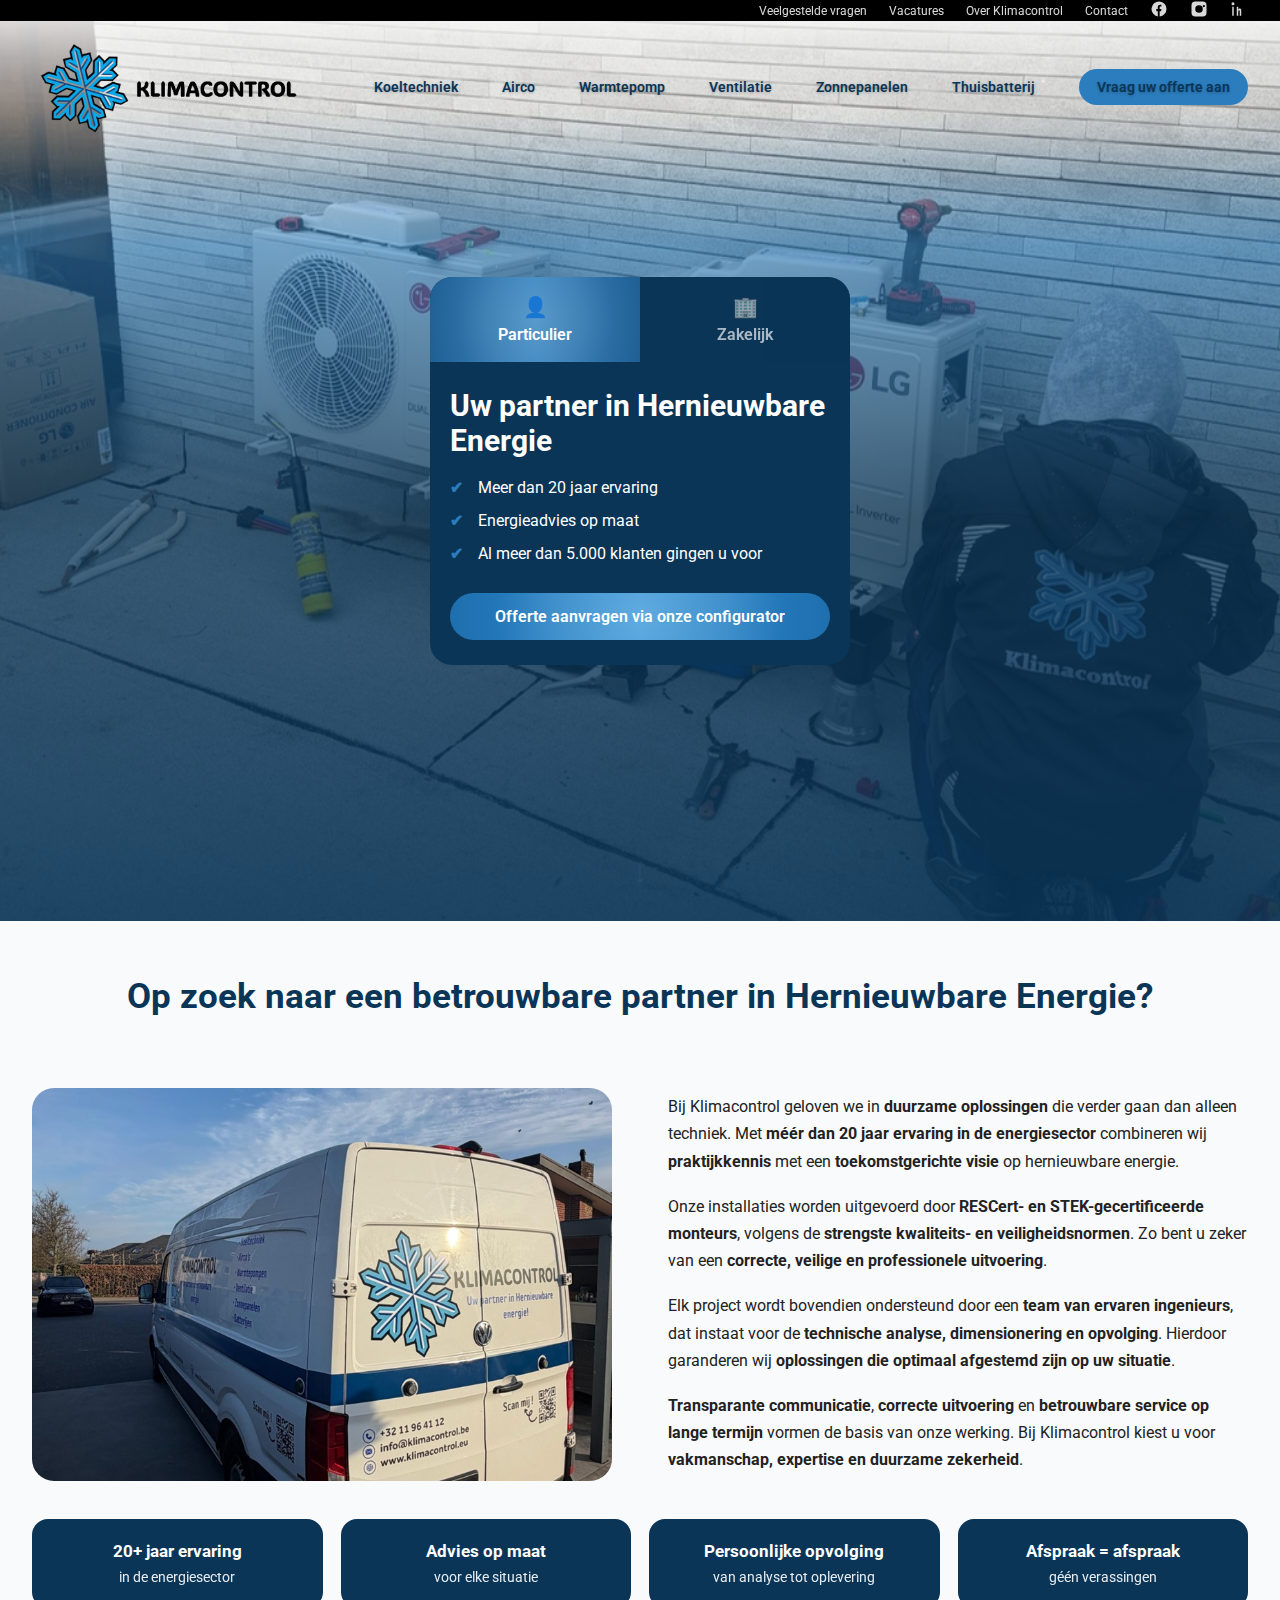
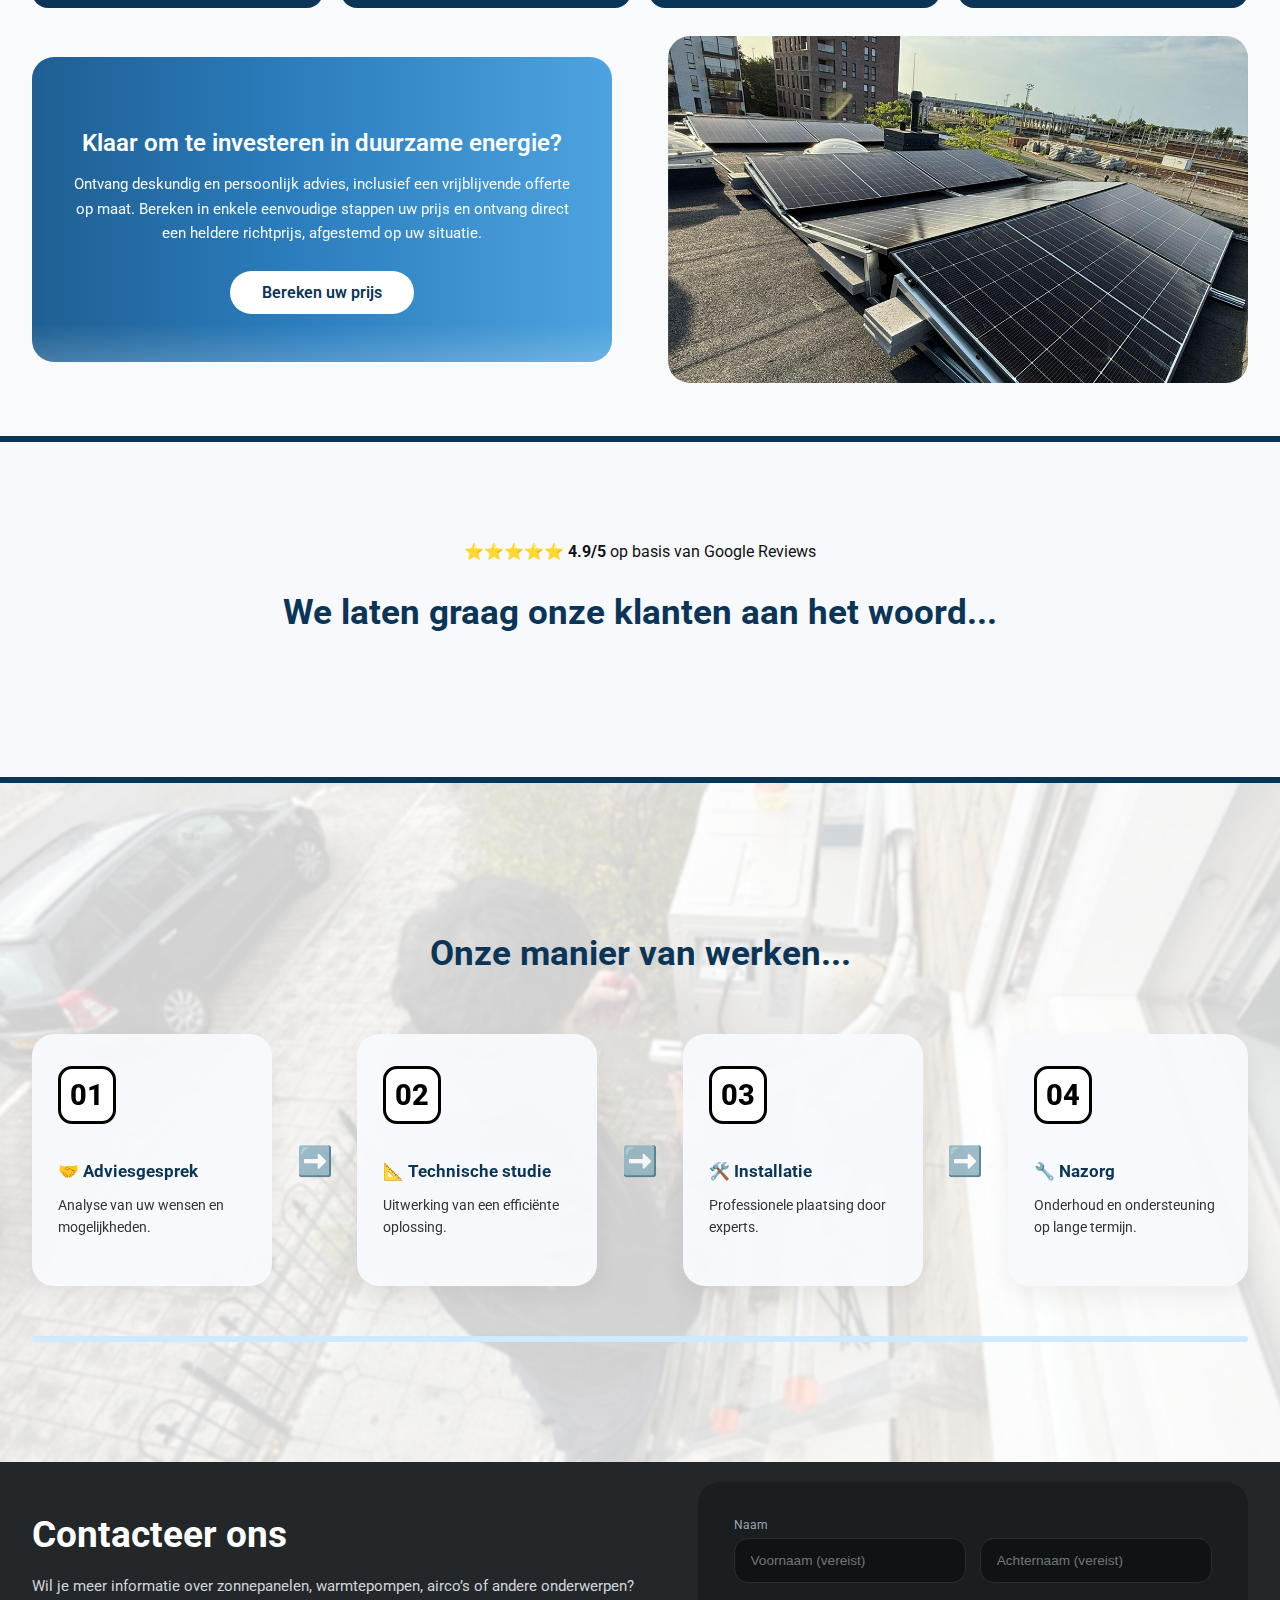
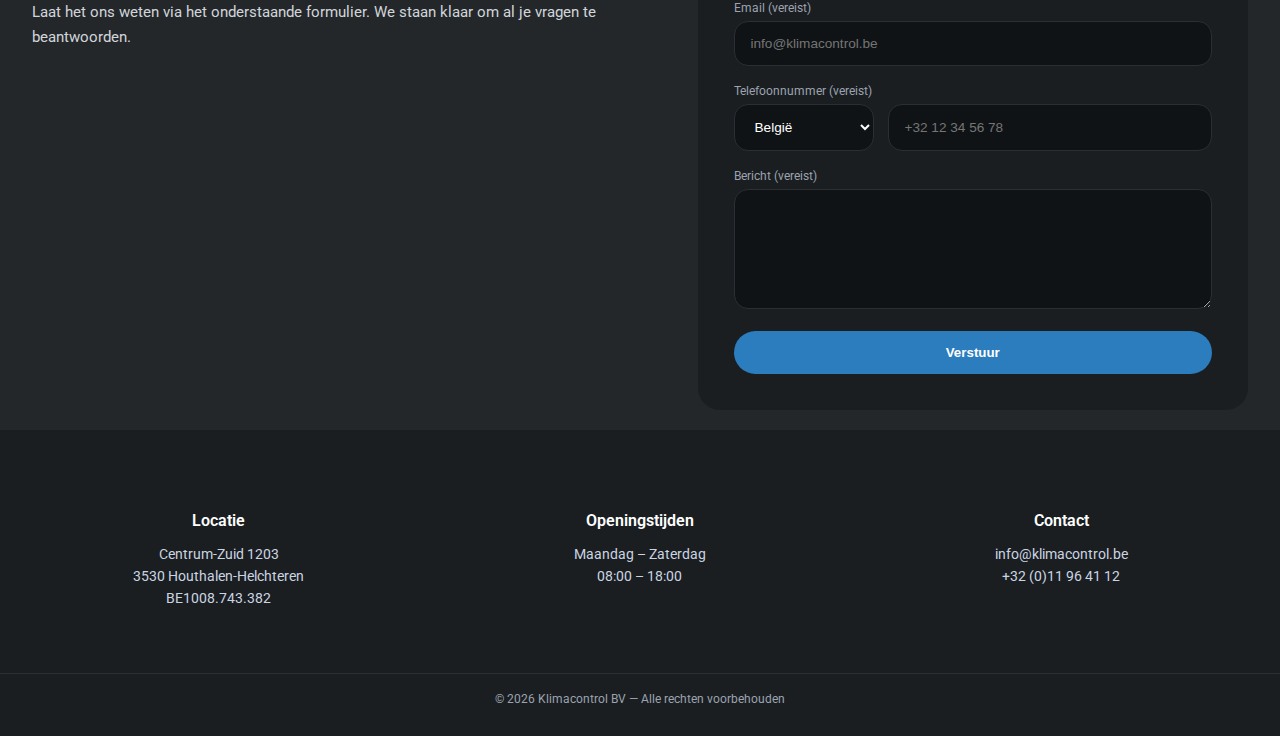
<file: index.html>
<!DOCTYPE html>
<html lang="nl">
<head>
  <meta charset="utf-8">
  <meta name="viewport" content="width=device-width, initial-scale=1.0">

  <title>Klimacontrol – Hernieuwbare Energie</title>
  <meta name="description" content="Uw partner in hernieuwbare energie. Airco’s, warmtepompen, zonnepanelen en ventilatie.">

  <link rel="stylesheet" href="styles.css">

  <link rel="preconnect" href="https://fonts.googleapis.com">
  <link rel="stylesheet" href="https://fonts.googleapis.com/css2?family=Roboto:wght@300;400;500;700&display=swap">
</head>
<body>

<!-- TOP BLACK BAR -->
<div class="top-bar">
  <div class="container header-inner">
    <div class="top-right">
      <a href="faq.html">Veelgestelde vragen</a>
      <a href="vacatures.html">Vacatures</a>
      <a href="#">Over Klimacontrol</a>
      <a href="#contact">Contact</a>

      <!-- SOCIAL ICONS -->
      <a href="https://facebook.com/klimacontrol2005" target="_blank" aria-label="Facebook" class="social-icon">
        <svg viewBox="0 0 24 24"><path d="M22 12a10 10 0 1 0-11.6 9.9v-7h-2v-3h2V9.5c0-2 1.2-3.1 3-3.1.9 0 1.8.1 1.8.1v2h-1c-1 0-1.3.6-1.3 1.2V12h2.3l-.4 3h-1.9v7A10 10 0 0 0 22 12z"/></svg>
      </a>

      <a href="https://instagram.com/klimacontroll" target="_blank" aria-label="Instagram" class="social-icon">
        <svg viewBox="0 0 24 24"><path d="M7 2h10a5 5 0 0 1 5 5v10a5 5 0 0 1-5 5H7a5 5 0 0 1-5-5V7a5 5 0 0 1 5-5zm5 5a5 5 0 1 0 0 10 5 5 0 0 0 0-10zm6.5-.5a1.5 1.5 0 1 0 0 3 1.5 1.5 0 0 0 0-3z"/></svg>
      </a>

      <a href="https://linkedin.com/company/klimacontrol-bv" target="_blank" aria-label="LinkedIn" class="social-icon">
        <svg viewBox="0 0 24 24"><path d="M4 3a2 2 0 1 0 0 4 2 2 0 0 0 0-4zm1 6H3v12h2V9zm6 0H9v12h2v-6c0-1.6 2-1.7 2 0v6h2v-7c0-3.3-3.6-3.2-4-.8V9z"/></svg>
      </a>
    </div>
  </div>
</div>

<!-- HEADER -->
<header class="site-header">
  <div class="container header-inner">
    <div class="logo">
      <img src="images/logo-kc.png" alt="Klimacontrol logo">
    </div>

    <nav class="main-nav">
      <a href="koeltechniek.html">Koeltechniek</a>
      <a href="airco.html">Airco</a>
      <a href="warmtepomp.html">Warmtepomp</a>
      <a href="ventilatie.html">Ventilatie</a>
      <a href="zonnepanelen.html">Zonnepanelen</a>
      <a href="thuisbatterij.html">Thuisbatterij</a>
      <a href="offerte.html" class="nav-cta">Vraag uw offerte aan</a>
    </nav>
  </div>
</header>

<!-- HERO -->
<section class="hero">
  <div class="hero-overlay"></div>

  <div class="container hero-content">

    <!-- VISUAL LAYOUT -->
    <div class="hero-visuals">

      <!-- LINKER AFBEELDING -->
      <div class="hero-image hero-image-left"></div>

      <!-- MIDDEN: SWITCH CARD -->
      <div class="switch-card" id="switchCard">

        <div class="switch-tabs">
          <div class="switch-tab active" data-type="particulier">
            <span class="icon">👤</span>
            Particulier
          </div>
          <div class="switch-tab" data-type="zakelijk">
            <span class="icon">🏢</span>
            Zakelijk
          </div>
        </div>

        <div class="switch-content">
          <h2 id="switchTitle">Uw partner in Hernieuwbare Energie</h2>

          <ul id="switchList">
            <li>Comfort voor uw woning</li>
            <li>Energiezuinige oplossingen</li>
            <li>Persoonlijk advies op maat</li>
          </ul>

          <div class="switch-bottom-buttons">
            <a href="offerte.html" class="bottom-btn cta-btn">
              Offerte aanvragen via onze configurator
            </a>
          </div>
        </div>

      </div>

      <!-- RECHTER AFBEELDING -->
      <div class="hero-image hero-image-right"></div>

    </div>
  </div>
  <div class="scroll-indicator">↓</div>
</section>

<!-- WHY KLIMACONTROL -->
<section class="why-klimacontrol">
  <div class="container">

    <!-- TITEL -->
    <h2 class="section-title">
      Op zoek naar een betrouwbare partner in Hernieuwbare Energie?
    </h2>

    <!-- BLOK 1: AFBEELDING + TEKST -->
    <div class="why-row">
      <div class="why-image">
        <img src="images/enkele-bus-v&.jpeg" alt="Klimacontrol installatie">
      </div>

      <div class="why-text">
        <p>
          Bij Klimacontrol geloven we in <strong>duurzame oplossingen</strong> die verder gaan dan alleen techniek.
          Met <strong>méér dan 20 jaar ervaring in de energiesector</strong> combineren wij
          <strong>praktijkkennis</strong> met een <strong>toekomstgerichte visie</strong> op hernieuwbare energie.
        </p>

        <p>
          Onze installaties worden uitgevoerd door <strong>RESCert- en STEK-gecertificeerde monteurs</strong>,
          volgens de <strong>strengste kwaliteits- en veiligheidsnormen</strong>.
          Zo bent u zeker van een <strong>correcte, veilige en professionele uitvoering</strong>.
        </p>

        <p>
          Elk project wordt bovendien ondersteund door een <strong>team van ervaren ingenieurs</strong>,
          dat instaat voor de <strong>technische analyse, dimensionering en opvolging</strong>.
          Hierdoor garanderen wij <strong>oplossingen die optimaal afgestemd zijn op uw situatie</strong>.
        </p>

        <p>
          <strong>Transparante communicatie</strong>, <strong>correcte uitvoering</strong> en
          <strong>betrouwbare service op lange termijn</strong> vormen de basis van onze werking.
          Bij Klimacontrol kiest u voor <strong>vakmanschap, expertise en duurzame zekerheid</strong>.
        </p>
      </div>
    </div>

    <!-- BLOK 2: USP BLOKKEN -->
    <div class="usp-grid">
      <div class="usp-box blue-1">
        <strong>20+ jaar ervaring</strong>
        <span>in de energiesector</span>
      </div>
      <div class="usp-box blue-2">
        <strong>Advies op maat</strong>
        <span>voor elke situatie</span>
      </div>
      <div class="usp-box blue-3">
        <strong>Persoonlijke opvolging</strong>
        <span>van analyse tot oplevering</span>
      </div>
      <div class="usp-box blue-4">
        <strong>Afspraak = afspraak</strong>
        <span>géén verassingen</span>
      </div>
    </div>

    <!-- BLOK 3: CTA + AFBEELDING -->
    <div class="why-row">
      <div class="why-cta">
        <h3>Klaar om te investeren in duurzame energie?</h3>
        <p>
          Ontvang deskundig en persoonlijk advies, inclusief een vrijblijvende offerte op maat.
          Bereken in enkele eenvoudige stappen uw prijs en ontvang direct een heldere richtprijs, afgestemd op uw situatie.
        </p>
        <a href="offerte.html" class="why-cta-btn">
          Bereken uw prijs
        </a>
      </div>

      <div class="why-image">
        <img src="images/hero-zakelijk.jpeg" alt="Klimacontrol project">
      </div>
    </div>

  </div>
</section>

<!-- REVIEWS -->
<section class="section reviews">
  <div class="container">
    <p style="text-align:center; margin-bottom:30px;">
      ⭐⭐⭐⭐⭐ <strong>4.9/5</strong> op basis van Google Reviews
    </p>
    <h2 class="section-title">We laten graag onze klanten aan het woord...</h2>

    <div class="elfsight-app-4b0a6d90-712d-426b-87fb-d8cc536e9e97"
         data-elfsight-app-lazy>
    </div>
  </div>
</section>

<section class="section how-we-work">
  <div class="container">
    <h2 class="section-title">Onze manier van werken...</h2>

    <div class="timeline" id="timeline">

      <div class="timeline-step" data-progress="23">
        <div class="timeline-card">
          <span class="timeline-number">01</span>
          <h4>🤝 Adviesgesprek</h4>
          <p>Analyse van uw wensen en mogelijkheden.</p>
        </div>
      </div>

      <div class="timeline-arrow">➡️</div>

      <div class="timeline-step" data-progress="50">
        <div class="timeline-card">
          <span class="timeline-number">02</span>
          <h4>📐 Technische studie</h4>
          <p>Uitwerking van een efficiënte oplossing.</p>
        </div>
      </div>

      <div class="timeline-arrow">➡️</div>

      <div class="timeline-step" data-progress="77">
        <div class="timeline-card">
          <span class="timeline-number">03</span>
          <h4>🛠️ Installatie</h4>
          <p>Professionele plaatsing door experts.</p>
        </div>
      </div>

      <div class="timeline-arrow">➡️</div>

      <div class="timeline-step" data-progress="100">
        <div class="timeline-card">
          <span class="timeline-number">04</span>
          <h4>🔧 Nazorg</h4>
          <p>Onderhoud en ondersteuning op lange termijn.</p>
        </div>
      </div>

    </div>

    <!-- PROGRESS BAR -->
    <div class="timeline-progress">
      <div class="timeline-progress-bar" id="timelineBar"></div>
    </div>

  </div>
</section>

<!-- CONTACTSECTIE -->
<section class="footer-contact" id="contact">

  <div class="footer-contact-grid">

    <!-- LINKS: TEKST + MAP -->
    <div class="footer-contact-left">
      <h2>Contacteer ons</h2>
      <p>
        Wil je meer informatie over zonnepanelen, warmtepompen, airco’s
        of andere onderwerpen? Laat het ons weten via het onderstaande
        formulier. We staan klaar om al je vragen te beantwoorden.
      </p>

      <div class="footer-map">
        <iframe
          src="https://www.google.com/maps?q=Centrum-Zuid%201203%203530%20Houthalen-Helchteren&output=embed"
          loading="lazy"
        ></iframe>
      </div>
    </div>

    <!-- RECHTS: FORMULIER -->
    <div class="footer-contact-form">

      <form>
        <label>Naam</label>
        <div class="form-row">
          <input type="text" placeholder="Voornaam (vereist)">
          <input type="text" placeholder="Achternaam (vereist)">
        </div>

        <label>Email (vereist)</label>
        <input type="email"id="mail" placeholder="info@klimacontrol.be">
        

        <label>Telefoonnummer (vereist)</label>
        <div class="form-row phone-row">
          <select id="country">
            <option value="+32">België</option>
            <option value="+31">Nederland</option>
            <option value="+49">Duitsland</option>
          </select>

          <input type="text" id="phone" placeholder="+32 12 34 56 78">
        </div>

        <label>Bericht (vereist)</label>
        <textarea></textarea>

        <button type="submit">Verstuur</button>
      </form>

    </div>

  </div>
</section>

<!-- FOOTER -->
<footer class="site-footer">

  <div class="footer-grid">

    <div class="footer-column">
      <h4>Locatie</h4>
      <p>
        Centrum-Zuid 1203<br>
        3530 Houthalen-Helchteren<br>
        BE1008.743.382
      </p>
    </div>

    <div class="footer-column">
      <h4>Openingstijden</h4>
      <p>
        Maandag – Zaterdag<br>
        08:00 – 18:00<br>
      </p>
    </div>

    <div class="footer-column">
      <h4>Contact</h4>
      <p>
        <a href="mailto:info@klimacontrol.be">info@klimacontrol.be</a><br>
        <a href="tel:+3211964112">+32 (0)11 96 41 12</a>
      </p>
    </div>

  </div>

  <div class="footer-bottom">
    © 2026 Klimacontrol BV — Alle rechten voorbehouden
  </div>

</footer>

<script>
const data = {
  particulier: {
    title: "Uw partner in Hernieuwbare Energie",
    list: [
      "Meer dan 20 jaar ervaring",
      "Energieadvies op maat",
      "Al meer dan 5.000 klanten gingen u voor"
    ],
    bg: "#0a3557"
  },
  zakelijk: {
    title: "Kwalitatief maatwerk voor uw bedrijf",
    list: [
      "Professionele installaties",
      "Deskundig advies van ingenieurs",
      "Betrouwbare service & onderhoud"
    ],
    images: {
      left: "images/hero-particulier.jpg",
      right: "images/logo.png"
    }
  }
};

const tabs = document.querySelectorAll(".switch-tab");
  const title = document.getElementById("switchTitle");
  const list = document.getElementById("switchList");
  const leftImage = document.querySelector(".hero-image-left");
  const rightImage = document.querySelector(".hero-image-right");

  function activate(type) {
    const content = data[type];

    // Tabs
    tabs.forEach(t => t.classList.remove("active"));
    document.querySelector(`.switch-tab[data-type="${type}"]`).classList.add("active");

    // Tekst
    title.textContent = content.title;
    list.innerHTML = "";
    content.list.forEach(item => {
      const li = document.createElement("li");
      li.textContent = item;
      list.appendChild(li);
    });

    // Afbeeldingen
    leftImage.classList.remove("active");
    rightImage.classList.remove("active");

    setTimeout(() => {
      leftImage.style.backgroundImage = `url(${content.images.left})`;
      rightImage.style.backgroundImage = `url(${content.images.right})`;
      leftImage.classList.add("active");
      rightImage.classList.add("active");
    }, 200);
  }

  // Events
  tabs.forEach(tab => {
    tab.addEventListener("click", () => {
      activate(tab.dataset.type);
    });
  });

  // Init
  activate("particulier");


  document.querySelectorAll(".switch-tab").forEach(tab => {
    tab.addEventListener("mouseenter", () => {
      document.querySelectorAll(".switch-tab").forEach(t => t.classList.remove("active"));
      tab.classList.add("active");

      const type = tab.dataset.type;
      const content = data[type];

      document.getElementById("switchTitle").innerText = content.title;

      const list = document.getElementById("switchList");
      list.innerHTML = "";
      content.list.forEach(item => {
        const li = document.createElement("li");
        li.textContent = item;
        list.appendChild(li);
      });

      document.getElementById("switchCard").style.background = content.bg;
    });
  });
</script>

<script>
  const hero = document.querySelector(".hero");
  const tabZakelijk = document.querySelector('.switch-tab[data-type="zakelijk"]');
  const tabParticulier = document.querySelector('.switch-tab[data-type="particulier"]');
  let currentType = "particulier";

  /* Hover → zakelijke achtergrond */
  tabZakelijk.addEventListener("mouseenter", () => {
    hero.classList.add("zakelijk-bg");
  });

  /* Hover → zakelijke achtergrond */
  tabParticulier.addEventListener("mouseenter", () => {
    hero.classList.add("partculier-bg");
  });

  /* Extra zekerheid */
  tabParticulier.addEventListener("mouseenter", () => {
    hero.classList.remove("zakelijk-bg");
  });
</script>

<script src="https://elfsightcdn.com/platform.js" async></script>

<!-- MOUSE-BASED PROGRESS SCRIPT -->
<script>
  document.addEventListener("DOMContentLoaded", () => {
    const steps = document.querySelectorAll(".timeline-step");
    const timeline = document.getElementById("timeline");
    const bar = document.getElementById("timelineBar");

    steps.forEach(step => {
      step.addEventListener("mouseenter", () => {
        const progress = step.dataset.progress;
        bar.style.width = progress + "%";
        bar.classList.add("active");
      });
    });

    // Geen hover → 0%
    timeline.addEventListener("mouseleave", () => {
      bar.style.width = "0%";
      bar.classList.remove("active");
    });
  });
</script>

<script>
  const countrySelect = document.getElementById("country");
  const phoneInput = document.getElementById("phone");

  countrySelect.addEventListener("change", () => {
    phoneInput.value = countrySelect.value + " ";
    phoneInput.focus();
  });
</script>


</body>
</html>
</file>
<file: styles.css>
/* ======================================================
   BASE & DESIGN SYSTEM
====================================================== */

:root {
  --blue: #2b7dbd;
  --blue-dark: #0a3557;
  --blue-light: #cfe9ff;

  --radius-sm: 14px;
  --radius-md: 22px;
  --radius-lg: 28px;

  --transition: 0.3s ease;
}

*,
*::before,
*::after {
  box-sizing: border-box;
}

html {
  scroll-behavior: smooth;
}

body {
  margin: 0;
  font-family: 'Roboto', sans-serif;
  background: #fff;
  color: #111;
}

/* ======================================================
   LAYOUT
====================================================== */

.container {
  max-width: 1280px;
  margin: 0 auto;
  padding: 0 32px;
}

/* ======================================================
   TOP BAR
====================================================== */

.top-bar {
  background: #000;
  position: relative;
  z-index: 20;
}

.top-bar-inner {
  max-width: 1280px;
  margin: 0 auto;
  height: 32px;

  display: flex;
  align-items: center;

  /* ⬅️ HIER zit de uitlijning */
  padding-left: 212px;   /* logo + spacing → start onder “Koeltechniek” */
  padding-right: 32px;
}

.top-right {
  display: flex;
  align-items: center;
  margin-left: auto; /* duwt inhoud naar rechts BINNEN offset */
}

.top-right a {
  color: #fff;
  text-decoration: none;
  margin-left: 22px;
  font-size: 0.75rem;
  opacity: 0.85;
  transition: opacity 0.2s ease;
}

.top-right a:hover {
  opacity: 1;
}

.social-icon svg {
  width: 18px;
  height: 18px;
  fill: #fff;
}

/* ======================================================
   HEADER & NAV
====================================================== */

/* Gedeelde rechterkolom */
.header-cta,
.header-cta-align {
  display: flex;
  justify-content: flex-end;
  min-width: 220px; /* afgestemd op CTA-knop */
}

/* Header layout */
.header-inner {
  display: flex;
  align-items: center;
  justify-content: space-between;
}

/* Nav blijft links, CTA rechts */
.main-nav {
  display: flex;
  align-items: center;
  gap: 22px;
}

.site-header {
  position: absolute;
  top: 32px;
  width: 100%;
  z-index: 10;
}

.header-inner {
  display: flex;
  align-items: center;
  justify-content: space-between;
}

.logo {
  display: flex;
  align-items: center;
  gap: 12px;
  color: #fff;
  font-weight: 700;
}

.logo img {
  height: 110px;
}

.main-nav a {
  color: var(--blue-dark);     /* donkerblauw */
  margin-left: 22px;
  font-size: 0.85rem;
  font-weight: 600;            /* dikgedrukt */
  text-decoration: none;
  text-shadow: 0 1px 3px rgba(0, 0, 0, 0.25); /* subtiele schaduw */
  transition: color 0.2s ease, text-shadow 0.2s ease;
}

.nav-cta {
  background: var(--blue);
  padding: 10px 18px;
  border-radius: var(--radius-lg);
  margin-right: 0;
}

/* ======================================================
   HERO
====================================================== */

/* ======================================================
   HERO
====================================================== */

.hero {
  min-height: 100vh;
  position: relative;
  display: flex;
  align-items: center;
  overflow: hidden;
  isolation: isolate;

  /* DEFAULT = PARTICULIER */
  background: url("images/hero-airco.jpeg") center / cover no-repeat;
}

/* ===== ACHTERGROND WISSEL BIJ ZAKELIJK ===== */
.hero.zakelijk-bg {
  background: url("images/hero-particulier.jpg") center / cover no-repeat;
}

/* DONKERE GRADIENT */
.hero::after {
  content: "";
  position: absolute;
  inset: 0;
  z-index: 0;
  background: linear-gradient(
    to top,
    rgba(10,53,87,0.9) 0%,
    rgba(10,53,87,0.75) 45%,
    rgba(43,125,189,0.6) 75%,
    rgba(255,255,255,0.15) 90%,
    rgba(255,255,255,0) 100%
  );
}

/* WITTE FADE BOVEN */
.hero::before {
  content: "";
  position: absolute;
  top: 0;
  left: 0;
  right: 0;
  height: 160px;
  z-index: 1;
  background: linear-gradient(
    to bottom,
    rgba(255,255,255,0.85),
    rgba(255,255,255,0)
  );
  pointer-events: none;
}

/* CONTENT */
.hero-content {
  position: relative;
  z-index: 2;
}

/* VISUAL LAYOUT */
.hero-visuals {
  display: grid;
  grid-template-columns: 1fr auto 1fr;
  align-items: center;
  gap: 48px;
  position: relative;
  z-index: 2;
}

/* RESPONSIVE */
@media (max-width: 900px) {
  .hero-visuals {
    grid-template-columns: 1fr;
  }

  .hero-image {
    display: none;
  }
}

/* ZIJKANT AFBEELDINGEN (optioneel, later) */
.hero-image {
  width: 100%;
  max-width: 420px;
  height: 260px;

  background-size: cover;
  background-position: center;
  background-repeat: no-repeat;

  border-radius: var(--radius-md);
  opacity: 0;
  transition: opacity 0.5s ease;
}

.hero-image.active {
  opacity: 1;
}
/* ======================================================
   SWITCH CARD
====================================================== */

.switch-card {
  width: 100%;
  max-width: 420px;
  background: var(--blue-dark);
  color: #fff;
  border-radius: var(--radius-md);
  overflow: hidden;
  transition: background var(--transition);
}

/* =====================
   TABS
===================== */

.switch-tabs {
  display: flex;
}

.switch-tab {
  flex: 1;
  padding: 18px;
  text-align: center;
  cursor: pointer;
  font-weight: 600;
  opacity: 0.65;
  color: #fff;

  background: var(--blue-dark);
  transition: background 0.35s ease, opacity 0.25s ease;
}

/* Hover + Active → fade naar midden */
.switch-tab:hover,
.switch-tab.active {
  opacity: 1;
  background:
    radial-gradient(
      circle at center,
      rgba(255,255,255,0.22) 0%,
      rgba(255,255,255,0.12) 45%,
      rgba(255,255,255,0.04) 70%,
      rgba(0,0,0,0) 100%
    ),
    linear-gradient(
      to right,
      #1f5f93,
      #2b7dbd,
      #1f5f93
    );
}

.switch-tab .icon {
  display: block;
  font-size: 20px;
  margin-bottom: 6px;
}

/* =====================
   CONTENT
===================== */

.switch-content {
  padding: 1px 20px 25px;
}

.switch-content h2 {
  font-size: 1.9rem;
  margin-bottom: 20px;
}

.switch-content ul {
  list-style: none;
  padding: 0;
  margin-bottom: 30px;
}

.switch-content li {
  margin-bottom: 14px;
  padding-left: 28px;
  position: relative;
}

.switch-content li::before {
  content: "✔";
  position: absolute;
  left: 0;
  color: var(--blue);
  font-weight: bold;
}

/* =====================
   BOTTOM / CTA
===================== */

.switch-bottom-buttons {
  margin-top: 28px;
}

/* CTA knop met fade naar midden */
.cta-btn {
  display: inline-block;
  width: 100%;
  text-align: center;
  padding: 14px;
  border-radius: var(--radius-lg);
  font-weight: 600;
  text-decoration: none;
  color: #fff;

  background:
    radial-gradient(
      circle at center,
      rgba(255,255,255,0.25) 0%,
      rgba(255,255,255,0.12) 45%,
      rgba(255,255,255,0) 75%
    ),
    linear-gradient(
      to right,
      #1f6fae,
      #2b8fd6,
      #1f6fae
    );

  transition: transform 0.25s ease, box-shadow 0.25s ease, background 0.35s ease;
}

.cta-btn:hover {
  background:
    radial-gradient(
      circle at center,
      rgba(255,255,255,0.35) 0%,
      rgba(255,255,255,0.18) 50%,
      rgba(255,255,255,0) 80%
    ),
    linear-gradient(
      to right,
      #2b8fd6,
      #4da3df,
      #2b8fd6
    );

  transform: translateY(-2px);
  box-shadow: 0 10px 22px rgba(0,0,0,0.18);
}

/* ======================================================
   SCROLL INDICATOR
====================================================== */

.scroll-indicator {
  position: absolute;
  bottom: 30px;
  left: 50%;
  font-size: 2rem;
  color: #fff;
  transform: translateX(-50%);
  animation: bounce 1.5s infinite;
}

@keyframes bounce {
  50% {
    transform: translateX(-50%) translateY(8px);
  }
}

/* ======================================================
   FOOTER – KLIMACONTROL
====================================================== */

.site-footer {
  background: #1a1e21; /* iets donkerder dan blue-dark */
  color: #e5e7eb;
  padding: 60px 0 30px;
  font-size: 0.85rem;
}

/* GRID */
.footer-grid {
  max-width: 1280px;
  margin: 0 auto;
  padding: 0 32px;

  display: grid;
  grid-template-columns: repeat(3, 1fr);
  gap: 48px;
  text-align: center;
}

/* TITELS */
.footer-column h4 {
  font-size: 1rem;
  margin-bottom: 14px;
  color: #ffffff;
  font-weight: 600;
}

/* TEKST */
.footer-column p,
.footer-column a {
  color: #cbd5e1;
  line-height: 1.6;
  text-decoration: none;
  font-size: 0.85rem;
}

/* LINKS */
.footer-column a:hover {
  color: var(--blue);
}

/* CONTACT DETAILS */
.footer-column strong {
  display: block;
  margin-bottom: 6px;
  color: #fff;
}

/* BOTTOM BAR */
.footer-bottom {
  margin-top: 50px;
  padding-top: 18px;
  border-top: 1px solid rgba(255,255,255,0.08);
  text-align: center;
  font-size: 0.75rem;
  color: #9ca3af;
}

/* RESPONSIVE */
@media (max-width: 900px) {
  .footer-grid {
    grid-template-columns: 1fr;
    gap: 36px;
  }
}


/* ======================================================
   FOOTER CONTACTSECTIE
====================================================== */

.footer-contact {
  background: #232729;
  padding: 20px 0;
  color: #fff;
}

.footer-contact-grid {
  max-width: 1280px;
  margin: 0 auto;
  padding: 0 32px;

  display: grid;
  grid-template-columns: 1.1fr 1fr;
  gap: 60px;
}

/* LINKS */
.footer-contact-left h2 {
  font-size: 2.3rem;
  margin-bottom: 18px;
}

.footer-contact-left p {
  font-size: 0.95rem;
  line-height: 1.7;
  color: #d1d5db;
  margin-bottom: 28px;
}

/* MAP */
.footer-map iframe {
  width: 100%;
  height: 280px;
  border-radius: 18px;
  border: none;
}

/* RECHTS FORM */
.footer-contact-form {
  background: #1a1e21;
  padding: 36px;
  border-radius: 22px;
}

.footer-contact-form label {
  font-size: 0.75rem;
  color: #9ca3af;
  display: block;
  margin-bottom: 6px;
}

.footer-contact-form input,
.footer-contact-form textarea,
.footer-contact-form select {
  width: 100%;
  background: #0f1316;
  border: 1px solid #2a2f33;
  color: #fff;
  padding: 14px 16px;
  border-radius: 14px;
  margin-bottom: 18px;
  font-size: 0.85rem;
}

.footer-contact-form textarea {
  min-height: 120px;
  resize: vertical;
}

.footer-contact-form input:focus,
.footer-contact-form textarea:focus,
.footer-contact-form select:focus {
  outline: none;
  border-color: var(--blue);
  box-shadow: 0 0 0 2px rgba(43,125,189,0.25);
}

/* ROWS */
.form-row {
  display: grid;
  grid-template-columns: 1fr 1fr;
  gap: 14px;
}

.phone-row {
  grid-template-columns: 140px 1fr;
}

/* BUTTON */
.footer-contact-form button {
  background: var(--blue);
  color: #fff;
  border: none;
  padding: 14px;
  width: 100%;
  border-radius: 28px;
  font-weight: 600;
  cursor: pointer;
  transition: background 0.2s ease, transform 0.2s ease;
}

.footer-contact-form button:hover {
  background: #2b8fd6;
  transform: translateY(-1px);
}

/* RESPONSIVE */
@media (max-width: 900px) {
  .footer-contact-grid {
    grid-template-columns: 1fr;
  }
}


/* ======================================================
   RESPONSIVE
====================================================== */

@media (max-width: 900px) {
  .main-nav {
    display: none;
  }

  .logo img {
    height: 90px;
  }

  .switch-card {
    max-width: 100%;
  }
}

/* -----------------------------
    section
-----------------------------*/

.section {
  padding: 10px 0;
}

.section-title {
  text-align: center;
  font-size: 2.3rem;
  margin-bottom: 60px;
  color: var(--blue-dark);
}

/* WHY */
.why-grid {
  display: grid;
  grid-template-columns: repeat(auto-fit, minmax(260px, 1fr));
  gap: 25px;
}

.why-card {
  background: #f7f9fc;
  padding: 36px;
  border-radius: var(--radius-md);
}

/* STEPS */
.steps-grid {
  display: grid;
  grid-template-columns: repeat(auto-fit, minmax(200px, 1fr));
  gap: 32px;
}

.step span {
  display: inline-block;
  width: 36px;
  height: 36px;
  border-radius: 50%;
  background: var(--blue);
  color: white;
  text-align: center;
  line-height: 36px;
  font-weight: 700;
  margin-bottom: 12px;
}

/* REVIEWS */
/* ===== GOOGLE REVIEWS SECTIE ===== */
.reviews {
  position: relative;
  padding: 90px 0;
  background: #f7f9fc;
}

/* BOVENSTE LIJN */
.reviews::before {
  content: "";
  position: absolute;
  top: 0;
  left: 0;
  width: 100%;
  height: 6px;
  background: var(--blue-dark);
}

/* ONDERSTE LIJN */
.reviews::after {
  content: "";
  position: absolute;
  bottom: 0;
  left: 0;
  width: 100%;
  height: 6px;
  background: var(--blue-dark);
}

.reviews {
  background: #f7f9fc;
}

.reviews-grid {
  display: grid;
  grid-template-columns: repeat(auto-fit, minmax(260px, 1fr));
  gap: 32px;
}

.review {
  background: white;
  padding: 32px;
  border-radius: var(--radius-md);
}

/* DUURZAAMHEID */
.sustainability {
  text-align: center;
}

.center-text {
  max-width: 700px;
  margin: 0 auto;
  font-size: 1.05rem;
}

/* CTA */
.final-cta {
  text-align: center;
  background: var(--blue-dark);
  color: white;
}

.final-cta h2 {
  color: white;
}

.final-cta p {
  margin-bottom: 32px;
}

/* ONDERSTE AFBEELDING */
.bottom-image {
  height: 380px;
  background: url("images/footer-image.jpg") center / cover no-repeat;
}

.reviews {
  background: #f7f9fc;
}

.reviews iframe {
  border-radius: var(--radius-md);
}
/* ===============================
   WHY KLIMACONTROL
================================ */

.why-klimacontrol {
  padding: 25px 0;
  background: #f8fafc;
}

.section-title {
  text-align: center;
  font-size: 2.2rem;
  color: var(--blue-dark);
  margin-bottom: 60px;
}

/* GENERIEKE 1x1 RIJ */
.why-row {
  display: grid;
  grid-template-columns: 1fr 1fr;
  gap: 56px;
  align-items: center;
  margin-bottom: 28px;
}

/* AFBEELDING */
.why-image img {
  width: 100%;
  border-radius: 22px;
  display: block;
}

/* TEKST */
.why-text p {
  font-size: 1rem;
  line-height: 1.7;
  color: #222;
  margin-bottom: 18px;
}

/* USP BLOKKEN */
.usp-grid {
  display: grid;
  grid-template-columns: repeat(4, 1fr);
  gap: 18px;
  margin-bottom: 28px;
}

.usp-box {
  padding: 22px;
  border-radius: 16px;
  color: #fff;
  text-align: center;
}

.usp-box strong {
  display: block;
  font-size: 1.05rem;
  margin-bottom: 6px;
}

.usp-box span {
  font-size: 0.9rem;
  opacity: 0.9;
}

/* USP BLOKKEN – ÉÉN KLEUR */
.usp-box {
  background: var(--blue-dark);
}

/* ===== CTA BLOK ===== */
.why-cta {
  position: relative;
  background: linear-gradient(
    to right,
    #1f5f93 0%,   /* iets donkerder lichtblauw (links) */
    #2b7dbd 45%,
    #4da3df 100%  /* lichter lichtblauw (rechts) */
  );
  color: #fff;
  padding: 48px 40px;
  border-radius: 22px;
  text-align: center;
  overflow: hidden;
}

/* Titel */
.why-cta h3 {
  font-size: 1.5rem;
  margin-bottom: 12px;
  font-weight: 600;
}

/* Tekst */
.why-cta p {
  font-size: 0.95rem;
  margin-bottom: 26px;
  opacity: 0.95;
  line-height: 1.6;
}

/* Knop */
.why-cta-btn {
  display: inline-block;
  background: #fff;
  color: #0a3557;
  padding: 12px 32px;
  border-radius: 28px;
  font-weight: 600;
  text-decoration: none;
  margin: 0 auto;
  transition: transform 0.2s ease, box-shadow 0.2s ease;
}

/* Hover knop */
.why-cta-btn:hover {
  transform: translateY(-2px);
  box-shadow: 0 8px 18px rgba(0, 0, 0, 0.15);
}

/* Subtiele fade naar beneden */
.why-cta::after {
  content: "";
  position: absolute;
  left: 0;
  right: 0;
  bottom: 0;
  height: 38px;
  background: linear-gradient(
    to bottom,
    rgba(255,255,255,0),
    rgba(255,255,255,0.18)
  );
  pointer-events: none;
}

/* ===== RESPONSIVE ===== */
@media (max-width: 900px) {
  .why-cta {
    padding: 40px 28px;
  }
}
/* ===============================
   HOW WE WORK – TIMELINE + BG
================================ */

.how-we-work {
  position: relative;
  overflow: hidden;
  padding: 120px 0;
}

/* ===============================
   ACHTERGROND + BLUR
================================ */

.how-we-work::before {
  content: "";
  position: absolute;
  inset: 0;
  background: url("images/eren.png") right / cover no-repeat;
  filter: blur(1px);
  transform: scale(1.08); /* voorkomt blur-randen */
  z-index: 0;
}

/* WITTE OVERLAY VOOR LEESBAARHEID */
.how-we-work::after {
  content: "";
  position: absolute;
  inset: 0;
  background: rgba(255, 255, 255, 0.82);
  z-index: 1;
}

/* CONTENT BOVEN BLUR */
.how-we-work .container {
  position: relative;
  z-index: 2;
}

/* ===============================
   TIMELINE
================================ */

.timeline {
  display: flex;
  align-items: flex-end;
  justify-content: space-between;
  gap: 18px;
}

/* STEP */
.timeline-step {
  display: flex;
  align-items: flex-end;
}

/* ===============================
   CARD
================================ */

.timeline-card {
  background: rgba(247, 249, 252, 0.96);
  padding: 32px 26px;
  border-radius: var(--radius-md);
  max-width: 240px;
  box-shadow: 0 10px 24px rgba(0,0,0,0.06);
  backdrop-filter: blur(2px);
  transition: transform 0.25s ease, box-shadow 0.25s ease;
}

.timeline-step:hover .timeline-card {
  transform: translateY(-6px);
  box-shadow: 0 16px 34px rgba(0,0,0,0.14);
}

/* ===============================
   NUMMER BADGE
================================ */

.timeline-number {
  display: inline-flex;
  align-items: center;
  justify-content: center;
  width: 58px;
  height: 58px;
  font-size: 1.8rem;
  font-weight: 800;
  color: #000;
  background: #fff;
  border: 3px solid #000;
  border-radius: 14px;
  margin-bottom: 14px;
}

/* ===============================
   TITEL & TEKST
================================ */

.timeline-card h4 {
  margin-bottom: 10px;
  font-size: 1.05rem;
  color: var(--blue-dark);
}

.timeline-card p {
  font-size: 0.9rem;
  line-height: 1.55;
  color: #333;
}

/* ===============================
   PIJLEN
================================ */

.timeline-arrow {
  font-size: 1.8rem;
  margin-bottom: 108px;
  color: var(--blue);
  opacity: 0.85;
}

/* ===============================
   PROGRESS BAR
================================ */

.timeline-progress {
  margin-top: 50px;
  height: 6px;
  background: #cfe9ff;
  border-radius: 6px;
  overflow: hidden;
}

.timeline-progress-bar {
  width: 0%;
  height: 100%;
  background: var(--blue-dark);
  border-radius: 6px;
  transition: width 0.35s ease, height 0.25s ease;
}

.timeline-progress-bar.active {
  height: 10px;
}

/* ===============================
   RESPONSIVE
================================ */

@media (max-width: 900px) {
  .timeline {
    flex-direction: column;
    align-items: center;
  }

  .timeline-arrow {
    transform: rotate(90deg);
    margin: 12px 0;
  }

  .timeline-progress {
    display: none;
  }

  .timeline-card {
    max-width: 100%;
    text-align: center;
  }
}
</file>
